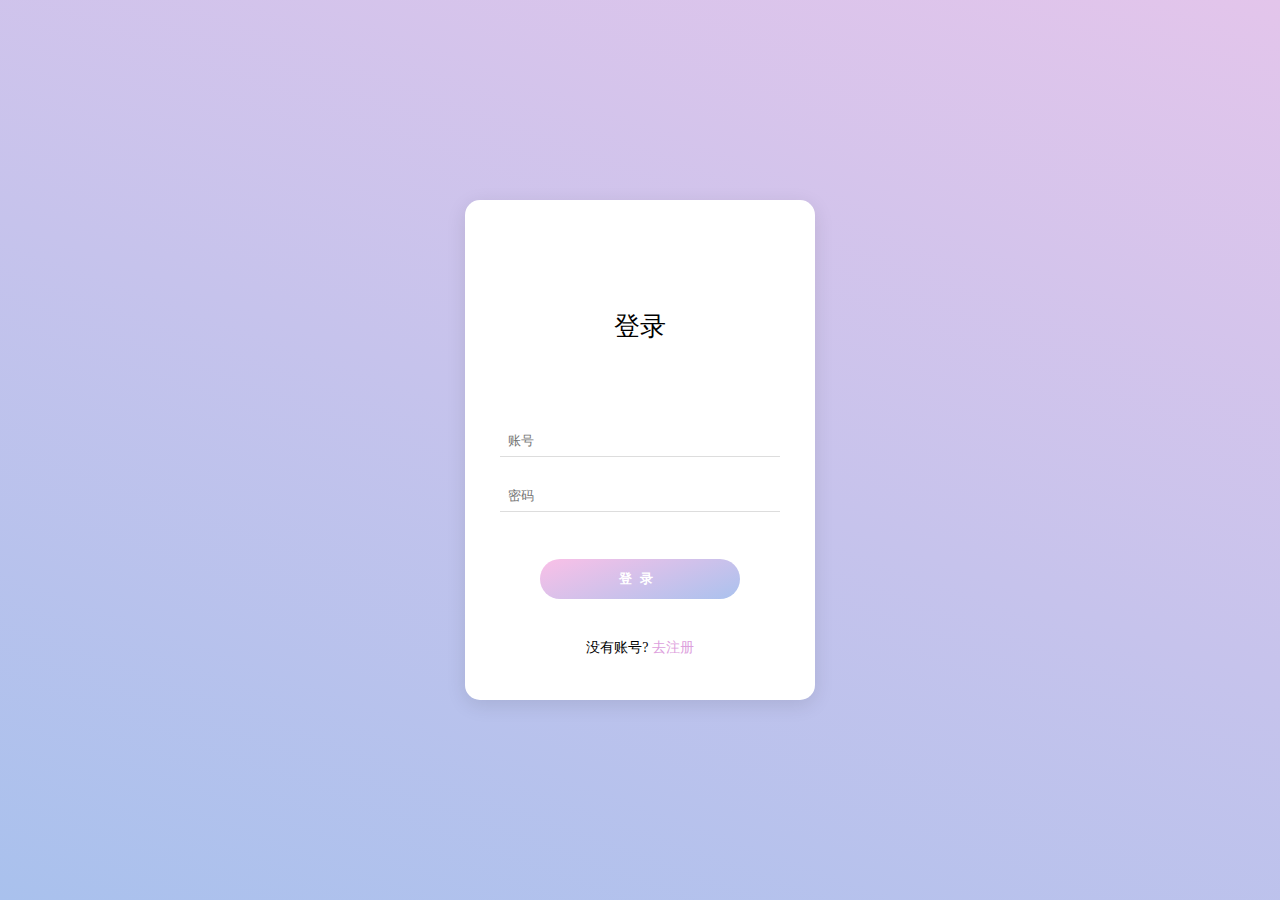
<file: dynamic-login/index.html>
<!DOCTYPE html>
<html lang="en">
<head>
  <meta charset="UTF-8">
  <meta http-equiv="X-UA-Compatible" content="IE=edge">
  <meta name="viewport" content="width=device-width, initial-scale=1.0">
  <title>背景动态变化的登录页面</title>
  <link rel="stylesheet" href="index.css">
</head>
<body>
  <div class="container">
    <div class="tit">登录</div>
     <input type="text" placeholder="账号">
     <input type="password" placeholder="密码">
     <button>登录</button>
     <span>没有账号? <a href="#">去注册</a></span>
  </div>
  <div class="square">
    <ul>
      <li></li>
      <li></li>
      <li></li>
      <li></li>
      <li></li>
    </ul>
  </div>
  <div class="circle">
    <ul>
      <li></li>
      <li></li>
      <li></li>
      <li></li>
      <li></li>
    </ul>
  </div>
</body>
</html>
</file>
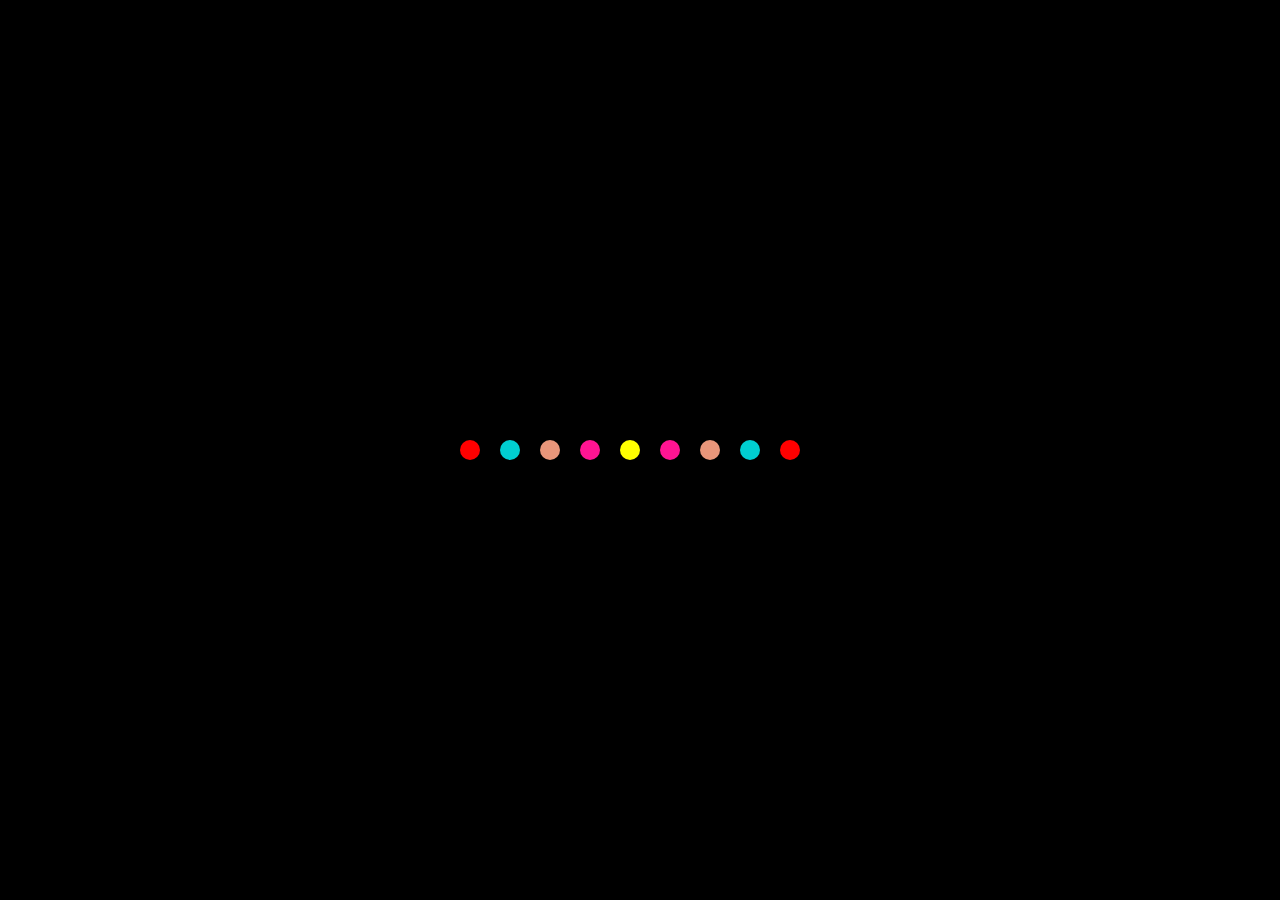
<file: heart/index.html>
<!DOCTYPE html>
<html lang="en">
<head>
  <meta charset="UTF-8">
  <meta name="viewport" content="width=device-width, initial-scale=1.0">
  <title>心跳形loading</title>
  <link rel="stylesheet" href="index.css">
</head>
<body>
  <ul>
    <li></li>
    <li></li>
    <li></li>
    <li></li>
    <li></li>
    <li></li>
    <li></li>
    <li></li>
    <li></li>
  </ul>
</body>
</html>
</file>
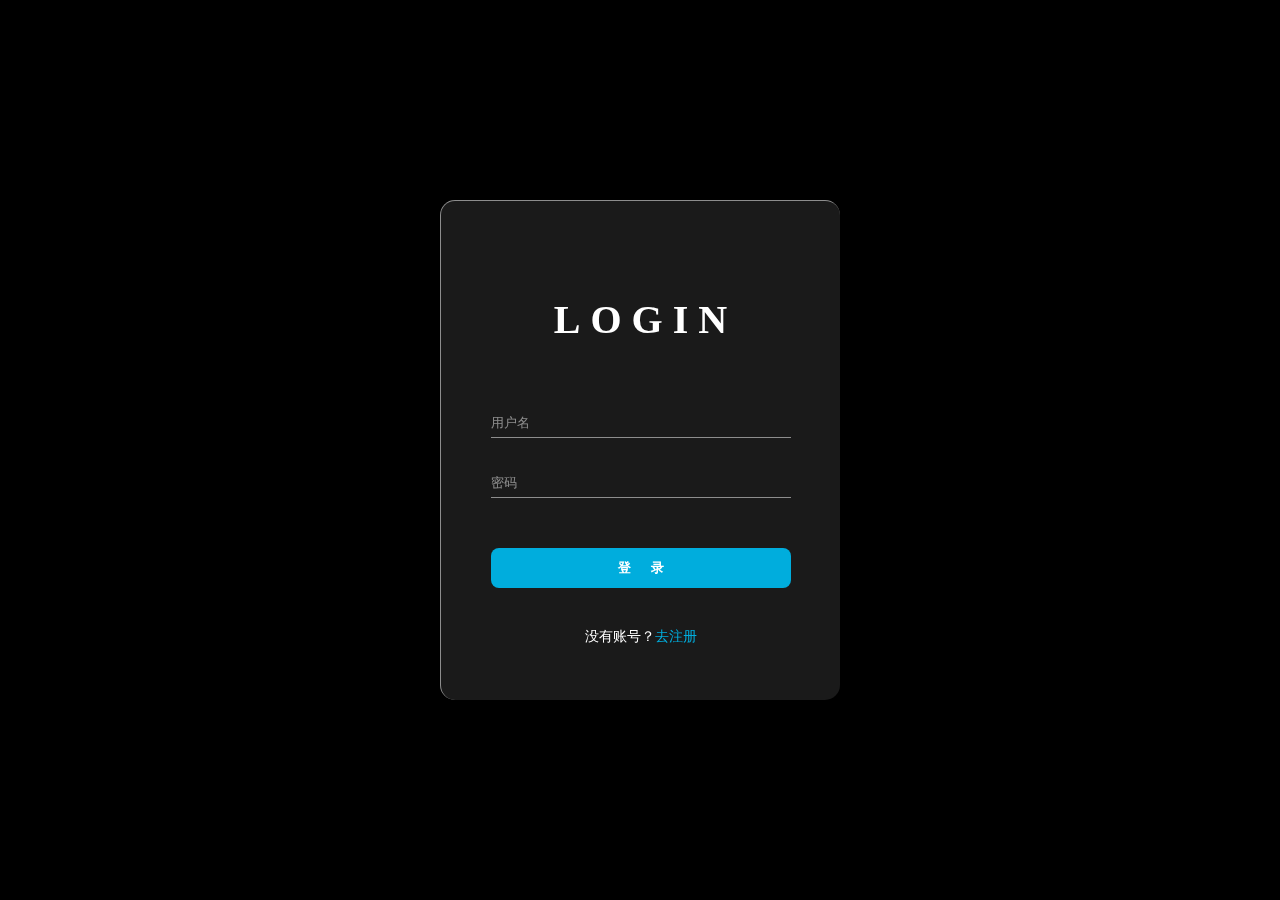
<file: space-login/index.html>
<!DOCTYPE html>
<html lang="en">
<head>
  <meta charset="UTF-8">
  <meta http-equiv="X-UA-Compatible" content="IE=edge">
  <meta name="viewport" content="width=device-width, initial-scale=1.0">
  <title>超时空背景登录页</title>
  <link rel="stylesheet" href="index.css">
</head>
<body>
  <div class="container">
    <div class="wrap">
      <div class="wall wall-top"></div>
      <div class="wall wall-bottom"></div>
      <div class="wall wall-left"></div>
      <div class="wall wall-right"></div>
      <div class="wall wall-back"></div>
    </div>
    <div class="form-box">
      <div class="tit">LOGIN</div>
      <input type="text" placeholder="用户名">
      <input type="password" placeholder="密码">
      <button>登录</button>
      <span>没有账号？<a href="#">去注册</a></span>
    </div>
  </div>
</body>
</html>
</file>
<file: dynamic-login/index.css>
* {
  margin: 0;
  padding: 0;
}
body {
  height: 100vh;
  display: flex;
  justify-content: center;
  align-items: center;
  background: linear-gradient(200deg, #e3c5eb, #a9c1ed);
  overflow: hidden;
}
.container {
  position: relative;
  z-index: 1;
  background-color: #fff;
  border-radius: 15px;
  /* 弹性布局，竖排 */
  display: flex;
  flex-direction: column;
  justify-content: center;
  align-items: center;
  width: 350px;
  height: 500px;
  box-shadow: 0 5px 20px rgba(0, 0, 0, .1);
}
.container .tit {
  font-size: 26px;
  margin: 65px auto 70px auto;
}
.container input {
  width: 280px;
  height: 30px;
  line-height: 30px;
  text-indent: 8px;
  border: none;
  border-bottom: 1px solid #ddd;
  outline: none;
  margin: 12px auto;
}
.container button {
  width: 200px;
  height: 40px;
  line-height: 40px;
  margin: 35px auto 40px auto;
  border: none;
  background: linear-gradient(-200deg, #fac0e7, #aac2ee);
  color: #fff;
  font-weight: bold;
  letter-spacing: 8px;
  border-radius: 20px;
  cursor: pointer;
  transition: all 0.5s;
}
.container button:hover {
  background: linear-gradient(-200deg, #aac2ee, #fac0e7);
  background-position-x: -280px;
}
.container span {
  font-size: 14px;
}
.container a {
  color: plum;
  text-decoration: none;
}
ul li {
  position: absolute;
  border: 1px solid #fff;
  background-color: #fff;
  width: 30px;
  height: 30px;
  list-style: none;
  opacity: 0;
}
.square li {
  top: 40vh;
  left: 60vw;
  /* 执行动画：动画名 时长 线性的 无限次播放 */
  animation: square 10s linear  infinite;
}
.square li:nth-child(2) {
  top: 80vh;
  left: 10vw;
  /* 设置动画延迟时间 */
  animation-delay: 2s;
}
.square li:nth-child(3) {
  top: 80vh;
  left: 85vw;
  animation-delay: 4s;
}
.square li:nth-child(4) {
  top: 10vh;
  left: 70vw;
  animation-delay: 6s;
}
.square li:nth-child(5) {
  top: 10vh;
  left: 10vw;
  animation-delay: 8s;
}
.circle li {
  bottom: 0;
  left: 15vw;
  animation: circle 10s linear infinite;
}
circle li:nth-child(2) {
  left: 35vw;
  animation-delay: 2s;
}
circle li:nth-child(3) {
  left: 55vw;
  animation-delay: 4s;
}
circle li:nth-child(4) {
  left: 75vw;
  animation-delay: 6s;
}
circle li:nth-child(5) {
  left: 90vw;
  animation-delay: 8s;
}
@keyframes square {
  0% {
    transform: scale(0) rotateY(0deg);
    opacity: 1;
  }
  100% {
    transform: scale(5) rotateY(100deg);
    opacity: 0;
  }
}
@keyframes circle {
  0% {
    transform: scale(0) rotateY(0deg);
    opacity: 1;
    bottom: 0;
    border-radius: 0;
  }
  100% {
    transform: scale(5) rotateY(100deg);
    opacity: 0;
    bottom: 80vh;
    border-radius: 50%;
  }
}
</file>
<file: heart/index.css>
* {
  margin: 0;
  padding: 0;
}
body {
  height: 100vh;
  background: #000;
  display: flex;
  justify-content: center;
  align-items: center;
}
ul, ol {
  list-style: none;
}
ul {
  height: 200px;
  display: flex;
  justify-content: center;
  align-items: center;
}
li {
  width: 20px;
  height: 20px;
  border-radius: 10px;
  background: red;
  margin-right: 20px;
}
li:nth-child(1) {
  background: red;
  animation: love1 4s 0s infinite;
}
li:nth-child(2) {
  background: darkturquoise;
  animation: love2 4s 0.2s infinite;
}
li:nth-child(3) {
  background: darksalmon;
  animation: love3 4s 0.4s infinite;
}
li:nth-child(4) {
  background: deeppink;
  animation: love4 4s 0.6s infinite;
}
li:nth-child(5) {
  background: yellow;
  animation: love5 4s 0.8s infinite;
}
li:nth-child(6) {
  background: deeppink;
  animation: love4 4s 1s infinite;
}
li:nth-child(7) {
  background: darksalmon;
  animation: love3 4s 1.2s infinite;
}
li:nth-child(8) {
  background: darkturquoise;
  animation: love2 4s 1.4s infinite;
}
li:nth-child(9) {
  background: red;
  animation: love1 4s 1.6s infinite;
}
@keyframes love1 {
  30%, 50% {
    height: 60px;
    transform: translateY(-30px);
  }
  70%, 100% {
    height: 0px;
    transform: translateY(0px);
  }
}
@keyframes love2 {
  30%, 50% {
    height: 125px;
    transform: translateY(-60px);
  }
  70%, 100% {
    height: 0px;
    transform: translateY(0px);
  }
}
@keyframes love3 {
  30%, 50% {
    height: 160px;
    transform: translateY(-75px);
  }
  70%, 100% {
    height: 0px;
    transform: translateY(0px);
  }
}
@keyframes love4 {
  30%, 50% {
    height: 180px;
    transform: translateY(-60px);
  }
  70%, 100% {
    height: 0px;
    transform: translateY(0px);
  }
}
@keyframes love5 {
  30%, 50% {
    height: 200px;
    transform: translateY(-45px);
  }
  70%, 100% {
    height: 0px;
    transform: translateY(0px);
  }
}
</file>
<file: space-login/index.css>
* {
  margin: 0;
  padding: 0;
  box-sizing: border-box;
}
body {
  height: 100vh;
  display: flex;
  justify-content: center;
  align-items: center;
  background-color: #000;
  overflow: hidden;
}
.container {
  /* 设置3D视距 */
  perspective: 5px;
  /* 设置3D元素的基点位置 */
  perspective-origin: 50% 50%;
}
.wrap {
  position: absolute;
  width: 1000px;
  height: 1000px;
  left: -500px;
  top: -500px;
  /* 开启3D效果 */
  transform-style: preserve-3d;
  /* 执行动画: 动画名称 时长 线性运动  无限次循环 */
  animation: move 20s linear infinite;
}
.wall {
  position: absolute;
  width: 100%;
  height: 100%;
  background: url(https://s2.loli.net/2022/01/22/8gdVzhs7aAkrNTx.jpg) no-repeat;
  /* 保持原有尺寸比例，裁切长边 */
  background-size: cover;
}
/* 为各个方向的“墙壁”设置旋转聚焦度、Z轴位移 */
.wall-top {
  transform: rotateX(90deg) translateZ(500px);
}
.wall-bottom {
  transform: rotateX(-90deg) translateZ(500px);
}
.wall-left {
  transform: rotateY(-90deg) translateZ(500px);
}
.wall-right {
  transform: rotateY(90deg) translateZ(500px);
}
.wall-back {
  transform: rotateX(180deg) translateZ(500px);
}
.form-box {
  position: relative;
  background-color: rgba(255, 255, 255, .1);
  width: 400px;
  height: 500px;
  border-radius: 15px;
  border-top: 1px solid rgba(255, 255, 255, .5);
  border-left: 1px solid rgba(255, 255, 255, .5);
  display: flex;
  flex-direction: column;
  align-items: center;
  /* 背景模糊度 */
  backdrop-filter: blur(20px);
  /*
    阴影 box-shadow: h-shadow v-shadow blur spread color inset;
    分别是:x偏移量 | y偏移量 | 阴影模糊半径 | 阴影扩散半径 | 阴影颜色
  */
  box-shadow: 0 20px 100px rgba(0, 0, 0, .5);
}
.form-box .tit {
  color: #fff;
  font-size: 40px;
  font-weight: bold;
  text-transform: uppercase;
  letter-spacing: 10px;
  text-indent: 10px;
  margin: 95px auto 50px auto;
}
.form-box input {
  width: 300px;
  height: 30px;
  line-height: 30px;
  background: transparent;
  border: none;
  outline: none;
  border-bottom: 1px solid rgba(255, 255, 255, .5);
  color: #fff;
  margin: 15px auto;
}
.form-box input::placeholder {
  color: rgba(255, 255, 255, .5);
}
.form-box button {
  width: 300px;
  height: 40px;
  line-height: 40px;
  margin: 35px auto 40px auto;
  border: none;
  background: #00addd;
  color: #fff;
  border-radius: 8px;
  letter-spacing: 20px;
  text-indent: 20px;
  font-weight: bold;
  cursor: pointer;
  transition: all .3s ease;
}
.form-box button:hover {
  background: #0098d4;
}
.form-box span {
  font-size: 14px;
  color: #fff;
}
.form-box a {
  color: #00addd;
  text-decoration: none;
}

@keyframes move {
 0% {
   transform: rotateX(0) translateZ(-500px);
 }
 100% {
   transform: rotateX(90) translateZ(500px);
 }
}
</file>
